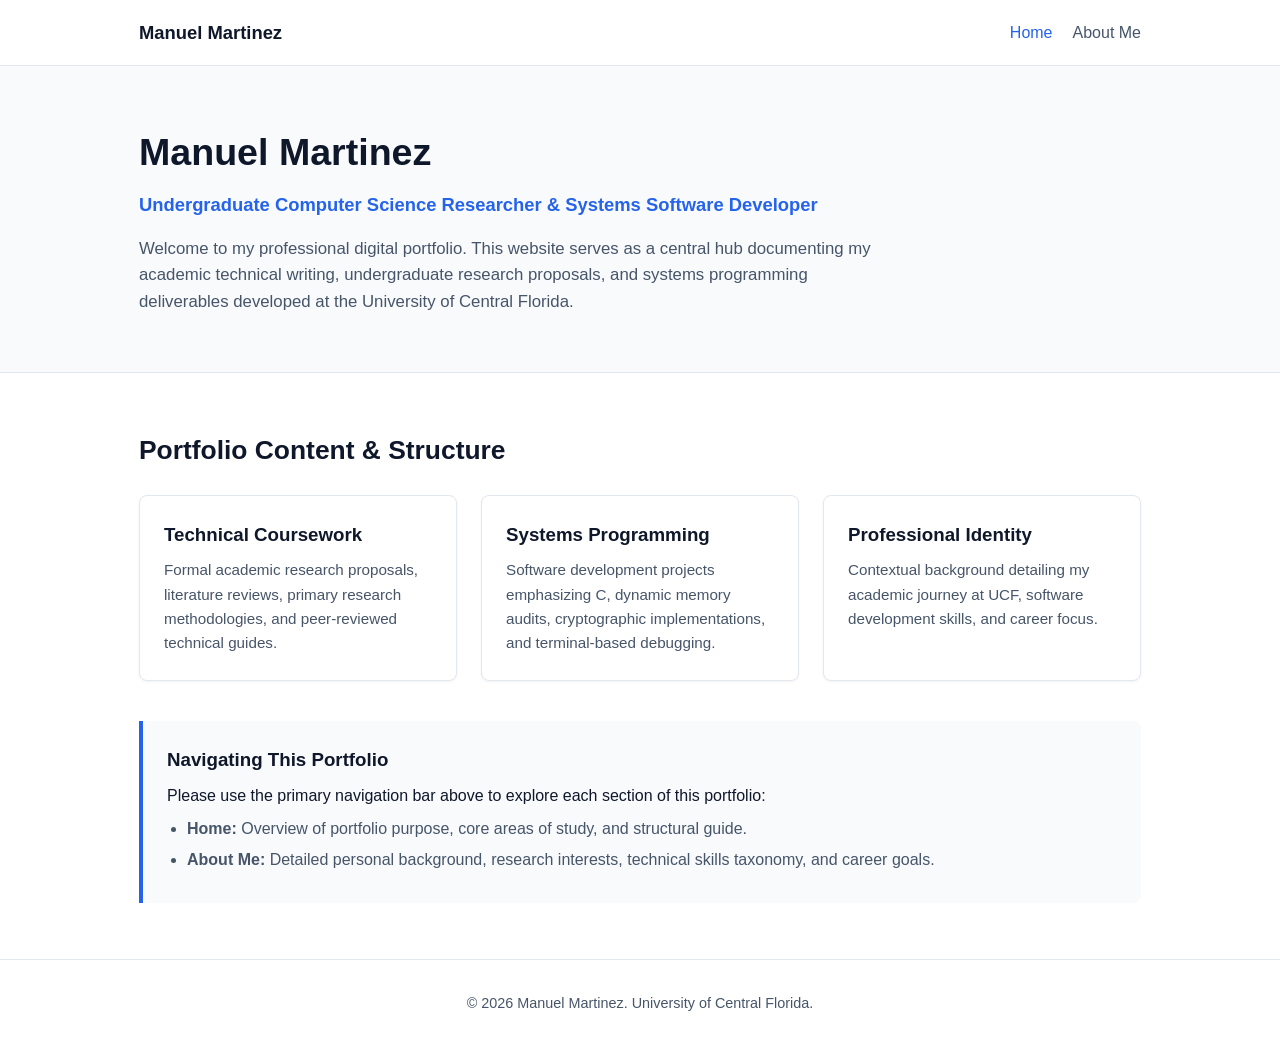
<file: index.html>
<!DOCTYPE html>
<html lang="en">
<head>
  <meta charset="UTF-8">
  <meta name="viewport" content="width=device-width, initial-scale=1.0">
  <title>Manuel Martinez | Digital Portfolio</title>
  <link rel="stylesheet" href="style.css">
</head>
<body>

  <header>
    <div class="container">
      <nav>
        <a href="index.html" class="brand">Manuel Martinez</a>
        <ul class="nav-links">
          <li><a href="index.html" class="active">Home</a></li>
          <li><a href="about.html">About Me</a></li>
        </ul>
      </nav>
    </div>
  </header>

  <main>
    <section class="hero">
      <div class="container">
        <h1>Manuel Martinez</h1>
        <div class="lead">Undergraduate Computer Science Researcher & Systems Software Developer</div>
        <p>
          Welcome to my professional digital portfolio. This website serves as a central hub documenting my academic technical writing, undergraduate research proposals, and systems programming deliverables developed at the University of Central Florida.
        </p>
      </div>
    </section>

    <section>
      <div class="container">
        <h2>Portfolio Content & Structure</h2>
        <div class="grid">
          <div class="card">
            <h3>Technical Coursework</h3>
            <p>Formal academic research proposals, literature reviews, primary research methodologies, and peer-reviewed technical guides.</p>
          </div>
          <div class="card">
            <h3>Systems Programming</h3>
            <p>Software development projects emphasizing C, dynamic memory audits, cryptographic implementations, and terminal-based debugging.</p>
          </div>
          <div class="card">
            <h3>Professional Identity</h3>
            <p>Contextual background detailing my academic journey at UCF, software development skills, and career focus.</p>
          </div>
        </div>

        <div class="guide-box">
          <h3>Navigating This Portfolio</h3>
          <p>Please use the primary navigation bar above to explore each section of this portfolio:</p>
          <ul>
            <li><strong>Home:</strong> Overview of portfolio purpose, core areas of study, and structural guide.</li>
            <li><strong>About Me:</strong> Detailed personal background, research interests, technical skills taxonomy, and career goals.</li>
          </ul>
        </div>
      </div>
    </section>
  </main>

  <footer>
    <div class="container">
      <p>&copy; 2026 Manuel Martinez. University of Central Florida.</p>
    </div>
  </footer>

</body>
</html>
</file>
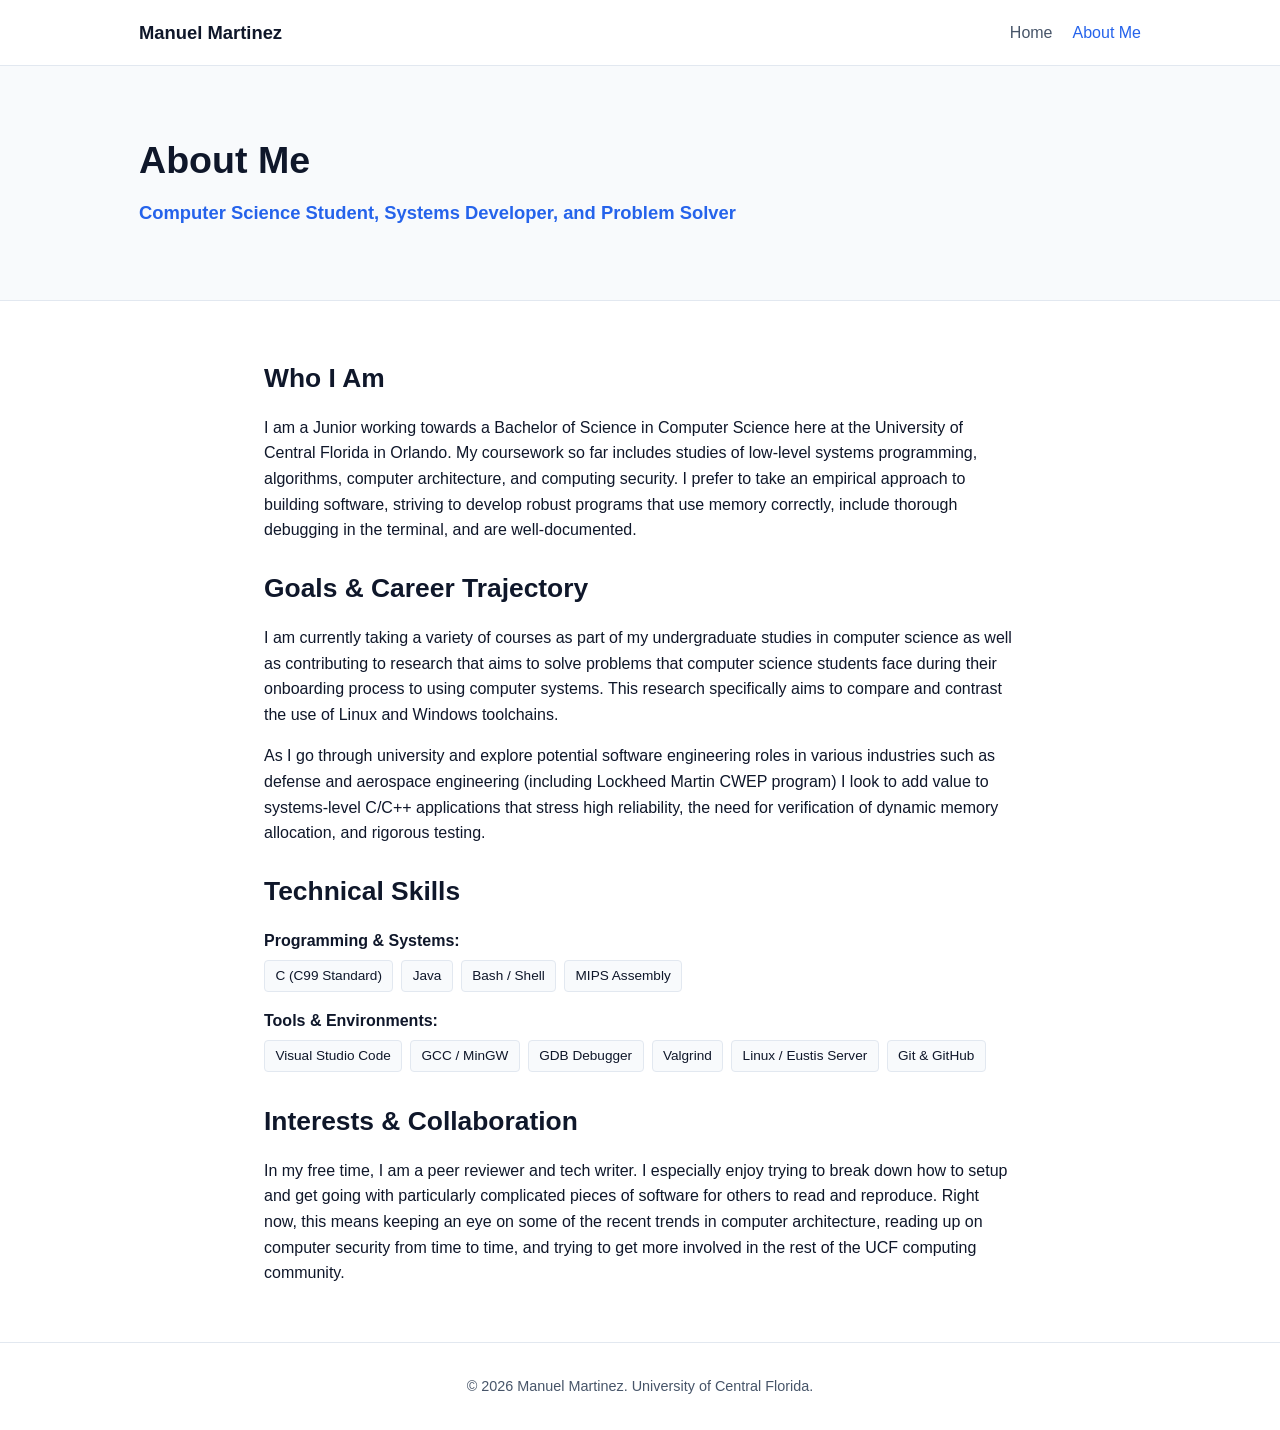
<file: about.html>
<!DOCTYPE html>
<html lang="en">
<head>
  <meta charset="UTF-8">
  <meta name="viewport" content="width=device-width, initial-scale=1.0">
  <title>About Me | Manuel Martinez</title>
  <link rel="stylesheet" href="style.css">
</head>
<body>

  <header>
    <div class="container">
      <nav>
        <a href="index.html" class="brand">Manuel Martinez</a>
        <ul class="nav-links">
          <li><a href="index.html">Home</a></li>
          <li><a href="about.html" class="active">About Me</a></li>
        </ul>
      </nav>
    </div>
  </header>

  <main>
    <section class="hero" style="padding-top: 4rem;">
      <div class="container">
        <h1>About Me</h1>
        <div class="lead">Computer Science Student, Systems Developer, and Problem Solver</div>
      </div>
    </section>

    <section>
      <div class="container" style="max-width: 800px;">
        
        <h2>Who I Am</h2>
        <p style="margin-bottom: 1.5rem;">
          I am a Junior working towards a Bachelor of Science in Computer Science here at the University of Central Florida in Orlando. My coursework so far includes studies of low-level systems programming, algorithms, computer architecture, and computing security. I prefer to take an empirical approach to building software, striving to develop robust programs that use memory correctly, include thorough debugging in the terminal, and are well-documented.
        </p>

        <h2>Goals & Career Trajectory</h2>
        <p style="margin-bottom: 1rem;">
          I am currently taking a variety of courses as part of my undergraduate studies in computer science as well as contributing to research that aims to solve problems that computer science students face during their onboarding process to using computer systems. This research specifically aims to compare and contrast the use of Linux and Windows toolchains.
        </p>
        <p style="margin-bottom: 1.5rem;">
          As I go through university and explore potential software engineering roles in various industries such as defense and aerospace engineering (including Lockheed Martin CWEP program) I look to add value to systems-level C/C++ applications that stress high reliability, the need for verification of dynamic memory allocation, and rigorous testing.
        </p>

        <h2>Technical Skills</h2>
        <div class="skill-tag-group">
          <strong>Programming & Systems:</strong>
          <div class="tags">
            <span class="tag">C (C99 Standard)</span>
            <span class="tag">Java</span>
            <span class="tag">Bash / Shell</span>
            <span class="tag">MIPS Assembly</span>
          </div>
        </div>

        <div class="skill-tag-group">
          <strong>Tools & Environments:</strong>
          <div class="tags">
            <span class="tag">Visual Studio Code</span>
            <span class="tag">GCC / MinGW</span>
            <span class="tag">GDB Debugger</span>
            <span class="tag">Valgrind</span>
            <span class="tag">Linux / Eustis Server</span>
            <span class="tag">Git & GitHub</span>
          </div>
        </div>

        <h2 style="margin-top: 1.75rem;">Interests & Collaboration</h2>
        <p>
          In my free time, I am a peer reviewer and tech writer. I especially enjoy trying to break down how to setup and get going with particularly complicated pieces of software for others to read and reproduce. Right now, this means keeping an eye on some of the recent trends in computer architecture, reading up on computer security from time to time, and trying to get more involved in the rest of the UCF computing community.
        </p>

      </div>
    </section>
  </main>

  <footer>
    <div class="container">
      <p>&copy; 2026 Manuel Martinez. University of Central Florida.</p>
    </div>
  </footer>

</body>
</html>
</file>
<file: style.css>
:root {
  --bg-primary: #FFFFFF;
  --bg-secondary: #F8FAFC;
  --text-main: #0F172A;
  --text-muted: #475569;
  --accent: #2563EB;
  --accent-hover: #1D4ED8;
  --border: #E2E8F0;
  --card-bg: #FFFFFF;
}

* {
  box-sizing: border-box;
  margin: 0;
  padding: 0;
}

body {
  font-family: -apple-system, BlinkMacSystemFont, "Segoe UI", Roboto, Arial, sans-serif;
  color: var(--text-main);
  background-color: var(--bg-primary);
  line-height: 1.6;
}

.container {
  max-width: 1050px;
  margin: 0 auto;
  padding: 0 1.5rem;
}

/* Navigation - Consistency */
header {
  border-bottom: 1px solid var(--border);
  background: var(--bg-primary);
  position: sticky;
  top: 0;
  z-index: 100;
}

nav {
  display: flex;
  justify-content: space-between;
  align-items: center;
  height: 65px;
}

.brand {
  font-weight: 700;
  font-size: 1.15rem;
  color: var(--text-main);
  text-decoration: none;
}

.nav-links {
  display: flex;
  list-style: none;
  gap: 1.25rem;
}

.nav-links a {
  text-decoration: none;
  color: var(--text-muted);
  font-weight: 500;
  transition: color 0.2s ease;
}

.nav-links a:hover, .nav-links a.active {
  color: var(--accent);
}

/* Hero Section */
.hero {
  background: var(--bg-secondary);
  border-bottom: 1px solid var(--border);
  padding: 3.5rem 0;
}

.hero h1 {
  font-size: 2.35rem;
  margin-bottom: 0.5rem;
}

.hero .lead {
  font-size: 1.15rem;
  color: var(--accent);
  margin-bottom: 1rem;
  font-weight: 600;
}

.hero p {
  color: var(--text-muted);
  max-width: 750px;
  font-size: 1.05rem;
}

/* Sections & Grid */
section {
  padding: 3.5rem 0;
}

h2 {
  font-size: 1.65rem;
  margin-bottom: 1rem;
}

.grid {
  display: grid;
  grid-template-columns: repeat(auto-fit, minmax(280px, 1fr));
  gap: 1.5rem;
  margin-top: 1.5rem;
}

.card {
  background: var(--card-bg);
  border: 1px solid var(--border);
  border-radius: 8px;
  padding: 1.5rem;
  box-shadow: 0 1px 3px rgba(0,0,0,0.05);
}

.card h3 {
  margin-bottom: 0.5rem;
}

.card p {
  color: var(--text-muted);
  font-size: 0.95rem;
}

/* Navigation Guide Box */
.guide-box {
  background: var(--bg-secondary);
  border-left: 4px solid var(--accent);
  padding: 1.5rem;
  margin-top: 2.5rem;
  border-radius: 0 8px 8px 0;
}

.guide-box h3 {
  margin-bottom: 0.5rem;
}

.guide-box ul {
  margin-left: 1.25rem;
  margin-top: 0.5rem;
  color: var(--text-muted);
}

.guide-box li {
  margin-bottom: 0.35rem;
}

/* About Layout */
.about-grid {
  display: grid;
  grid-template-columns: 260px 1fr;
  gap: 2.5rem;
  align-items: start;
}

.photo-frame img {
  width: 100%;
  aspect-ratio: 1 / 1;
  object-fit: cover;
  border-radius: 8px;
  border: 1px solid var(--border);
}

.skill-tag-group {
  margin: 1rem 0;
}

.tags {
  display: flex;
  flex-wrap: wrap;
  gap: 0.5rem;
  margin-top: 0.4rem;
}

.tag {
  background: var(--bg-secondary);
  border: 1px solid var(--border);
  padding: 0.25rem 0.65rem;
  border-radius: 4px;
  font-size: 0.85rem;
  font-weight: 500;
}

/* Footer */
footer {
  border-top: 1px solid var(--border);
  padding: 2rem 0;
  text-align: center;
  color: var(--text-muted);
  font-size: 0.9rem;
}

@media (max-width: 768px) {
  .about-grid {
    grid-template-columns: 1fr;
  }
  .photo-frame img {
    max-width: 220px;
    margin: 0 auto 1.5rem auto;
    display: block;
  }
}
</file>
